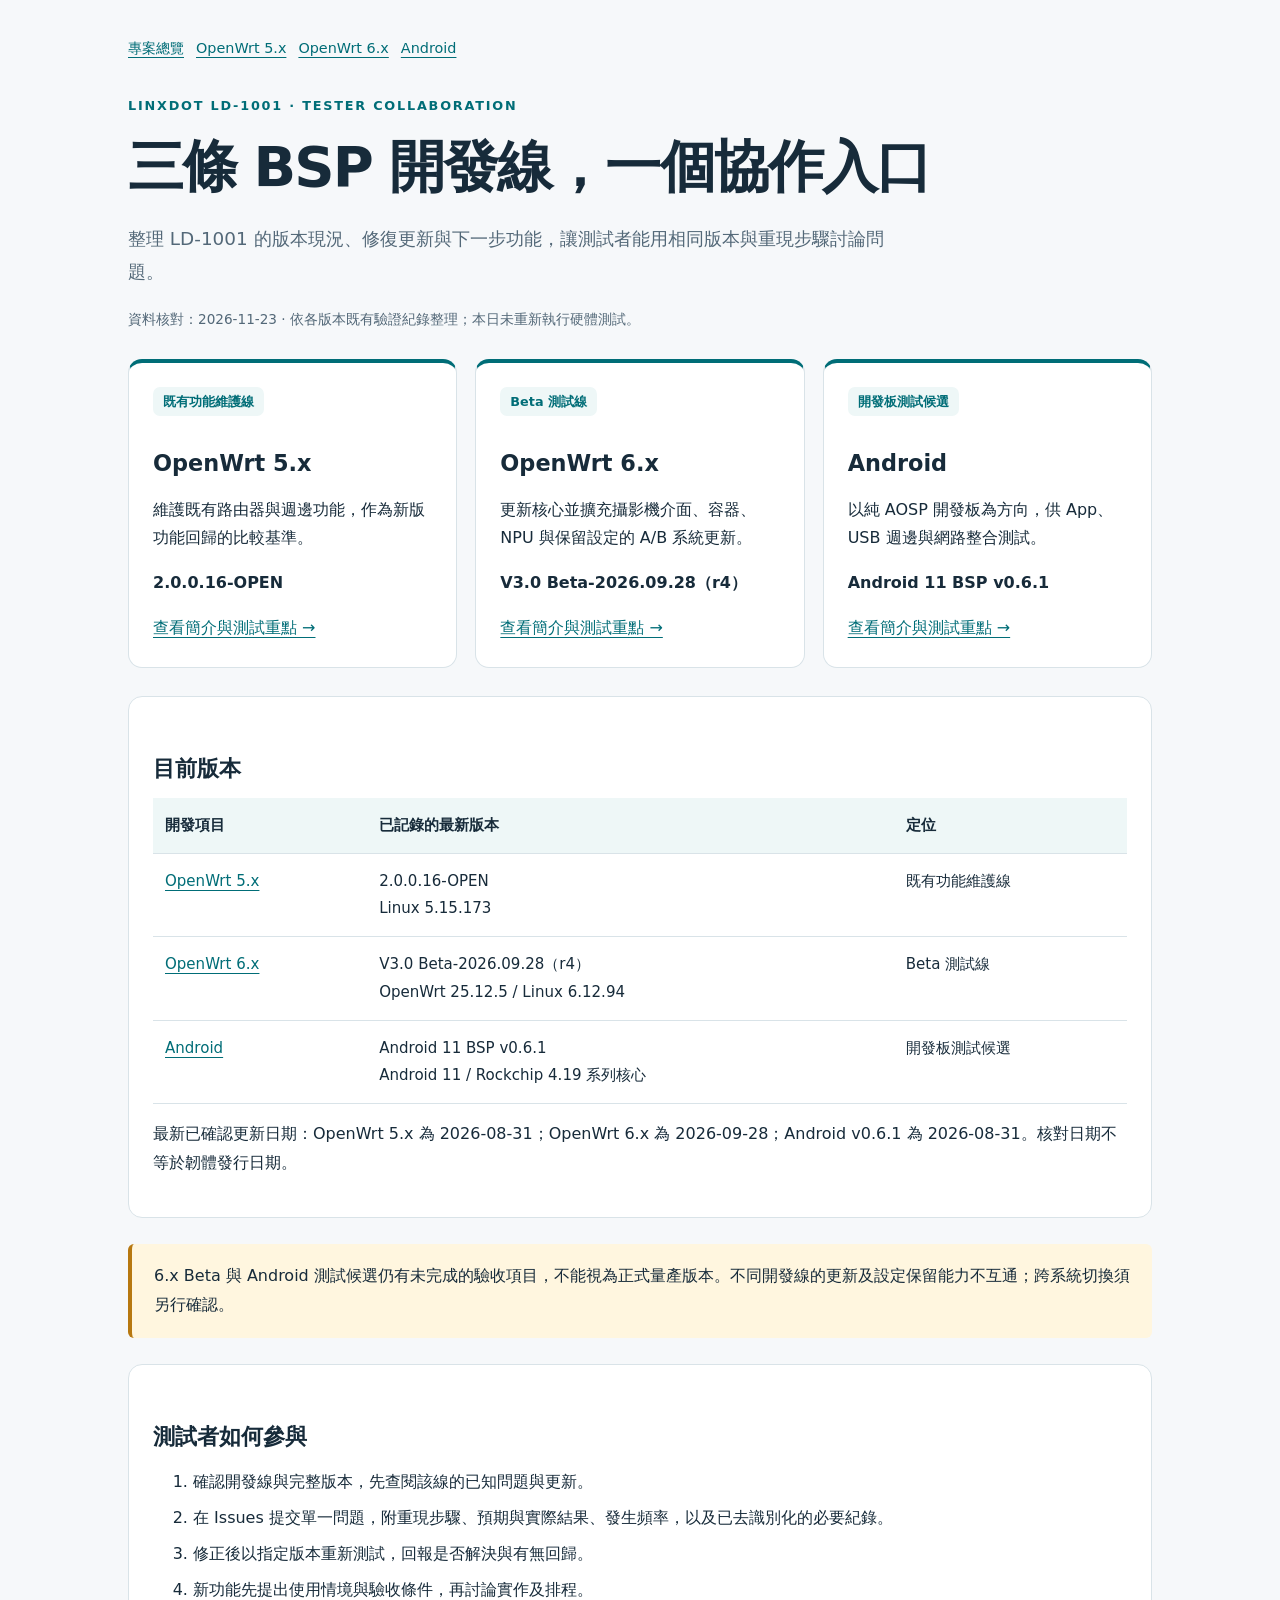
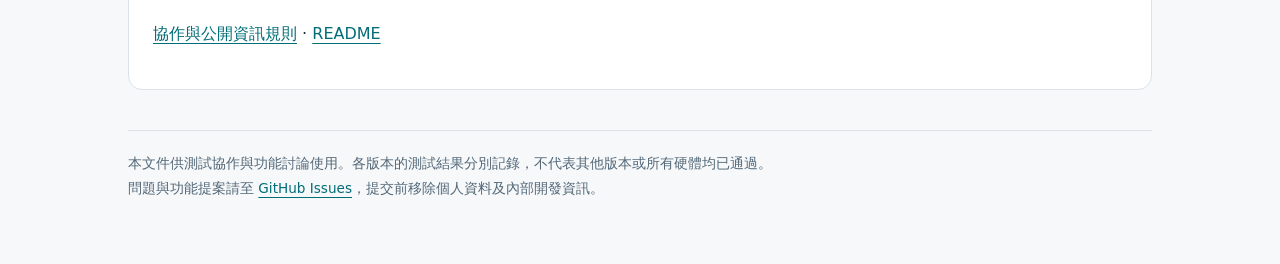
<file: index.html>
<!doctype html>
<html lang="zh-Hant"><head><meta charset="utf-8"><meta name="viewport" content="width=device-width,initial-scale=1"><meta name="description" content="整理 LD-1001 的版本現況、修復更新與下一步功能，讓測試者能用相同版本與重現步驟討論問題。"><title>三條 BSP 開發線，一個協作入口 | LD-1001 BSP</title><link rel="stylesheet" href="assets/style.css"></head><body><main><nav aria-label="文件導覽"><a href="index.html">專案總覽</a><a href="openwrt-5.x/index.html">OpenWrt 5.x</a><a href="openwrt-6.x/index.html">OpenWrt 6.x</a><a href="android/index.html">Android</a></nav><header><div class="eyebrow">LINXDOT LD-1001 · TESTER COLLABORATION</div><h1>三條 BSP 開發線，一個協作入口</h1><p class="lead">整理 LD-1001 的版本現況、修復更新與下一步功能，讓測試者能用相同版本與重現步驟討論問題。</p><p class="meta">資料核對：2026-11-23 · 依各版本既有驗證紀錄整理；本日未重新執行硬體測試。</p></header><div class="grid"><article class="card"><span class="badge">既有功能維護線</span><h2>OpenWrt 5.x</h2><p>維護既有路由器與週邊功能，作為新版功能回歸的比較基準。</p><p><strong>2.0.0.16-OPEN</strong></p><a href="openwrt-5.x/index.html">查看簡介與測試重點 →</a></article><article class="card"><span class="badge">Beta 測試線</span><h2>OpenWrt 6.x</h2><p>更新核心並擴充攝影機介面、容器、NPU 與保留設定的 A/B 系統更新。</p><p><strong>V3.0 Beta-2026.09.28（r4）</strong></p><a href="openwrt-6.x/index.html">查看簡介與測試重點 →</a></article><article class="card"><span class="badge">開發板測試候選</span><h2>Android</h2><p>以純 AOSP 開發板為方向，供 App、USB 週邊與網路整合測試。</p><p><strong>Android 11 BSP v0.6.1</strong></p><a href="android/index.html">查看簡介與測試重點 →</a></article></div><section><h2>目前版本</h2><div class="table-wrap"><table><thead><tr><th>開發項目</th><th>已記錄的最新版本</th><th>定位</th></tr></thead><tbody><tr><td><a href="openwrt-5.x/index.html">OpenWrt 5.x</a></td><td>2.0.0.16-OPEN<br>Linux 5.15.173</td><td>既有功能維護線</td></tr><tr><td><a href="openwrt-6.x/index.html">OpenWrt 6.x</a></td><td>V3.0 Beta-2026.09.28（r4）<br>OpenWrt 25.12.5 / Linux 6.12.94</td><td>Beta 測試線</td></tr><tr><td><a href="android/index.html">Android</a></td><td>Android 11 BSP v0.6.1<br>Android 11 / Rockchip 4.19 系列核心</td><td>開發板測試候選</td></tr></tbody></table></div><p>最新已確認更新日期：OpenWrt 5.x 為 2026-08-31；OpenWrt 6.x 為 2026-09-28；Android v0.6.1 為 2026-08-31。核對日期不等於韌體發行日期。</p></section><div class="notice">6.x Beta 與 Android 測試候選仍有未完成的驗收項目，不能視為正式量產版本。不同開發線的更新及設定保留能力不互通；跨系統切換須另行確認。</div><section><h2>測試者如何參與</h2><ol><li>確認開發線與完整版本，先查閱該線的已知問題與更新。</li><li>在 Issues 提交單一問題，附重現步驟、預期與實際結果、發生頻率，以及已去識別化的必要紀錄。</li><li>修正後以指定版本重新測試，回報是否解決與有無回歸。</li><li>新功能先提出使用情境與驗收條件，再討論實作及排程。</li></ol><p><a href="CONTRIBUTING.md">協作與公開資訊規則</a> · <a href="README.md">README</a></p></section><footer>本文件供測試協作與功能討論使用。各版本的測試結果分別記錄，不代表其他版本或所有硬體均已通過。<br>問題與功能提案請至 <a href="https://github.com/louischuang/linxdot-LD1001-BSP-IssueTracker/issues">GitHub Issues</a>，提交前移除個人資料及內部開發資訊。</footer></main></body></html>
</file>
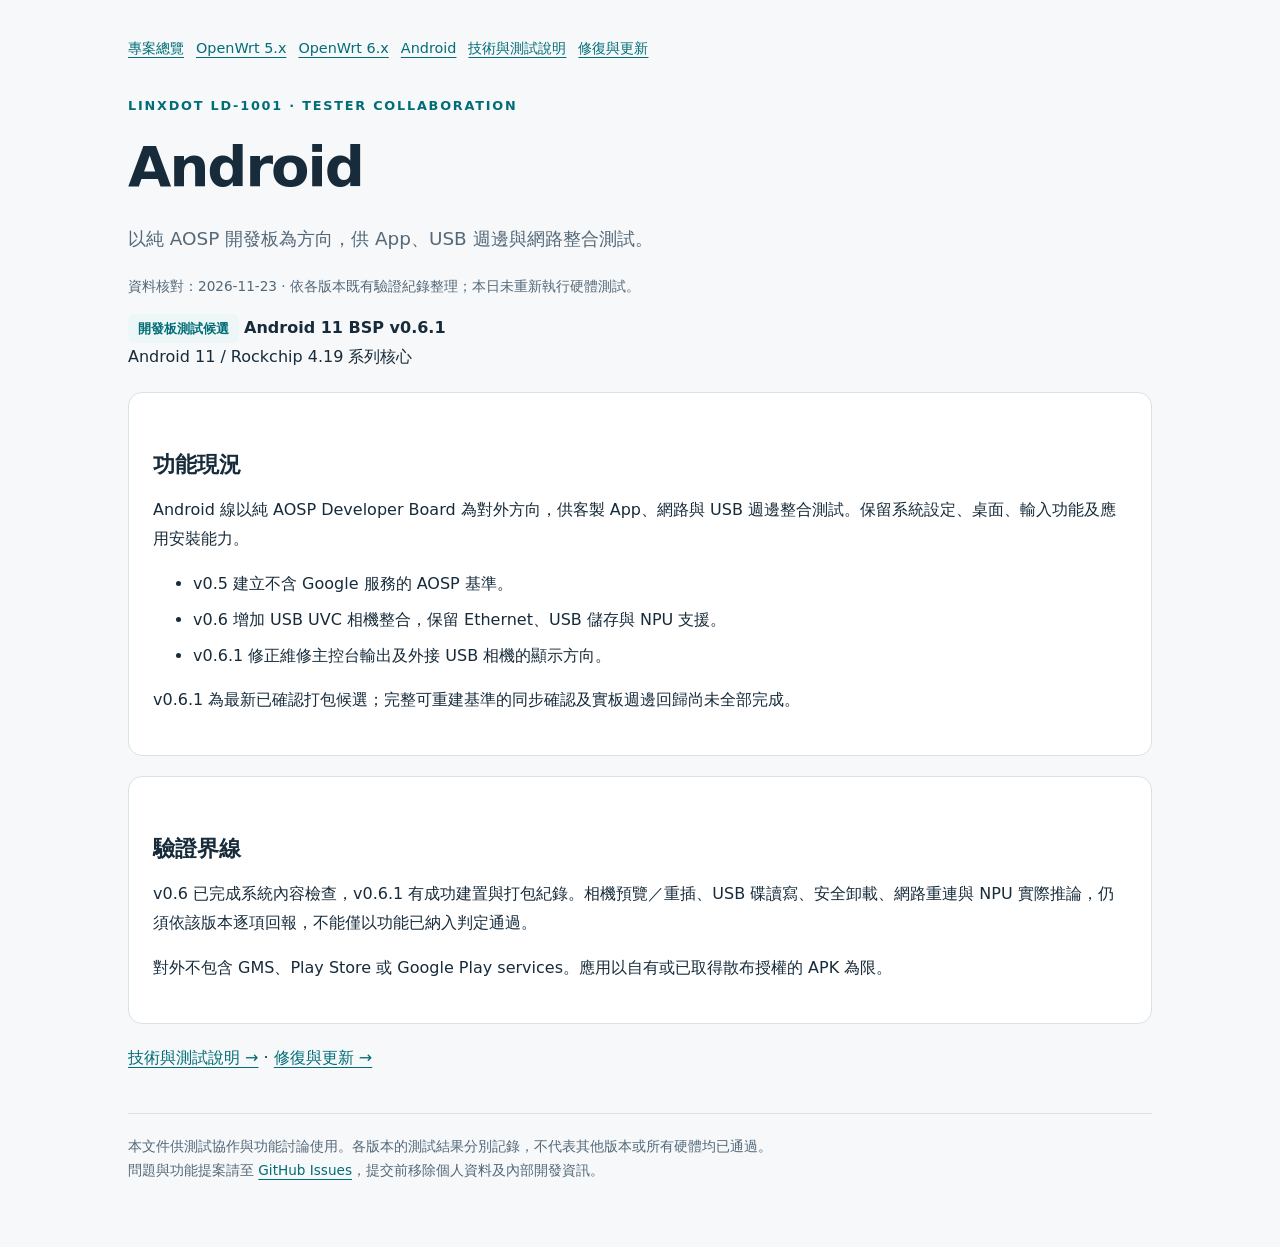
<file: android/index.html>
<!doctype html>
<html lang="zh-Hant"><head><meta charset="utf-8"><meta name="viewport" content="width=device-width,initial-scale=1"><meta name="description" content="以純 AOSP 開發板為方向，供 App、USB 週邊與網路整合測試。"><title>Android | LD-1001 BSP</title><link rel="stylesheet" href="../assets/style.css"></head><body><main><nav aria-label="文件導覽"><a href="../index.html">專案總覽</a><a href="../openwrt-5.x/index.html">OpenWrt 5.x</a><a href="../openwrt-6.x/index.html">OpenWrt 6.x</a><a href="../android/index.html">Android</a><a href="technical.html">技術與測試說明</a><a href="updates.html">修復與更新</a></nav><header><div class="eyebrow">LINXDOT LD-1001 · TESTER COLLABORATION</div><h1>Android</h1><p class="lead">以純 AOSP 開發板為方向，供 App、USB 週邊與網路整合測試。</p><p class="meta">資料核對：2026-11-23 · 依各版本既有驗證紀錄整理；本日未重新執行硬體測試。</p></header><p><span class="badge">開發板測試候選</span> <strong>Android 11 BSP v0.6.1</strong><br>Android 11 / Rockchip 4.19 系列核心</p><section><h2>功能現況</h2><p>Android 線以純 AOSP Developer Board 為對外方向，供客製 App、網路與 USB 週邊整合測試。保留系統設定、桌面、輸入功能及應用安裝能力。</p><ul><li>v0.5 建立不含 Google 服務的 AOSP 基準。</li><li>v0.6 增加 USB UVC 相機整合，保留 Ethernet、USB 儲存與 NPU 支援。</li><li>v0.6.1 修正維修主控台輸出及外接 USB 相機的顯示方向。</li></ul><p>v0.6.1 為最新已確認打包候選；完整可重建基準的同步確認及實板週邊回歸尚未全部完成。</p></section><section><h2>驗證界線</h2><p>v0.6 已完成系統內容檢查，v0.6.1 有成功建置與打包紀錄。相機預覽／重插、USB 碟讀寫、安全卸載、網路重連與 NPU 實際推論，仍須依該版本逐項回報，不能僅以功能已納入判定通過。</p><p>對外不包含 GMS、Play Store 或 Google Play services。應用以自有或已取得散布授權的 APK 為限。</p></section><p><a href="technical.html">技術與測試說明 →</a> · <a href="updates.html">修復與更新 →</a></p><footer>本文件供測試協作與功能討論使用。各版本的測試結果分別記錄，不代表其他版本或所有硬體均已通過。<br>問題與功能提案請至 <a href="https://github.com/louischuang/linxdot-LD1001-BSP-IssueTracker/issues">GitHub Issues</a>，提交前移除個人資料及內部開發資訊。</footer></main></body></html>
</file>
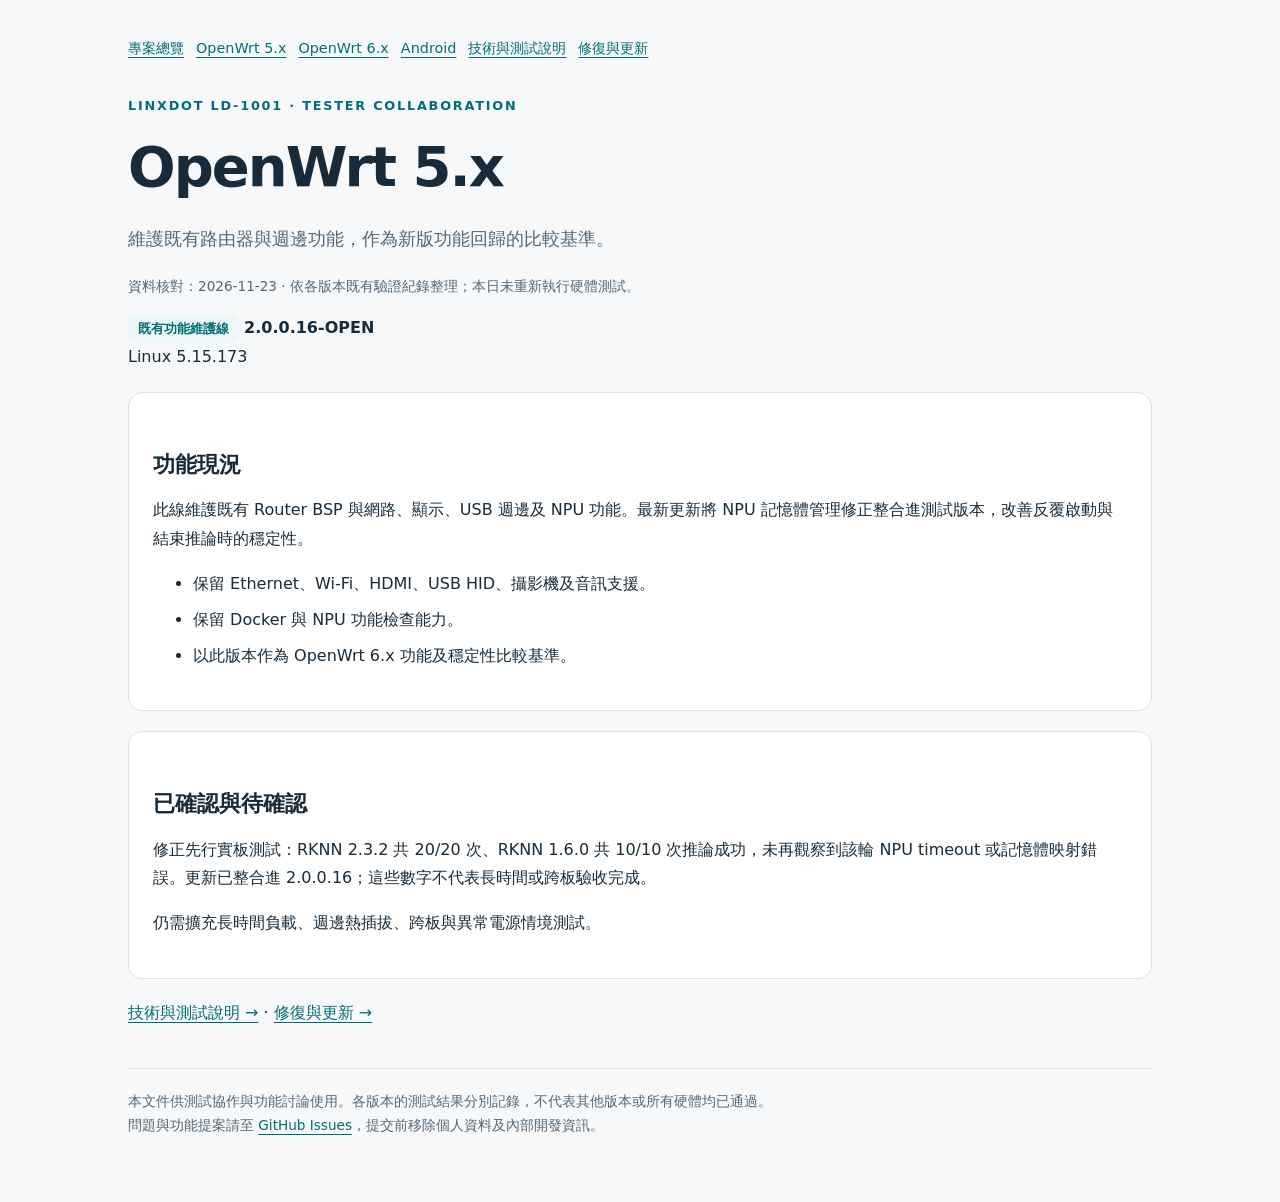
<file: openwrt-5.x/index.html>
<!doctype html>
<html lang="zh-Hant"><head><meta charset="utf-8"><meta name="viewport" content="width=device-width,initial-scale=1"><meta name="description" content="維護既有路由器與週邊功能，作為新版功能回歸的比較基準。"><title>OpenWrt 5.x | LD-1001 BSP</title><link rel="stylesheet" href="../assets/style.css"></head><body><main><nav aria-label="文件導覽"><a href="../index.html">專案總覽</a><a href="../openwrt-5.x/index.html">OpenWrt 5.x</a><a href="../openwrt-6.x/index.html">OpenWrt 6.x</a><a href="../android/index.html">Android</a><a href="technical.html">技術與測試說明</a><a href="updates.html">修復與更新</a></nav><header><div class="eyebrow">LINXDOT LD-1001 · TESTER COLLABORATION</div><h1>OpenWrt 5.x</h1><p class="lead">維護既有路由器與週邊功能，作為新版功能回歸的比較基準。</p><p class="meta">資料核對：2026-11-23 · 依各版本既有驗證紀錄整理；本日未重新執行硬體測試。</p></header><p><span class="badge">既有功能維護線</span> <strong>2.0.0.16-OPEN</strong><br>Linux 5.15.173</p><section><h2>功能現況</h2><p>此線維護既有 Router BSP 與網路、顯示、USB 週邊及 NPU 功能。最新更新將 NPU 記憶體管理修正整合進測試版本，改善反覆啟動與結束推論時的穩定性。</p><ul><li>保留 Ethernet、Wi-Fi、HDMI、USB HID、攝影機及音訊支援。</li><li>保留 Docker 與 NPU 功能檢查能力。</li><li>以此版本作為 OpenWrt 6.x 功能及穩定性比較基準。</li></ul></section><section><h2>已確認與待確認</h2><p>修正先行實板測試：RKNN 2.3.2 共 20/20 次、RKNN 1.6.0 共 10/10 次推論成功，未再觀察到該輪 NPU timeout 或記憶體映射錯誤。更新已整合進 2.0.0.16；這些數字不代表長時間或跨板驗收完成。</p><p>仍需擴充長時間負載、週邊熱插拔、跨板與異常電源情境測試。</p></section><p><a href="technical.html">技術與測試說明 →</a> · <a href="updates.html">修復與更新 →</a></p><footer>本文件供測試協作與功能討論使用。各版本的測試結果分別記錄，不代表其他版本或所有硬體均已通過。<br>問題與功能提案請至 <a href="https://github.com/louischuang/linxdot-LD1001-BSP-IssueTracker/issues">GitHub Issues</a>，提交前移除個人資料及內部開發資訊。</footer></main></body></html>
</file>
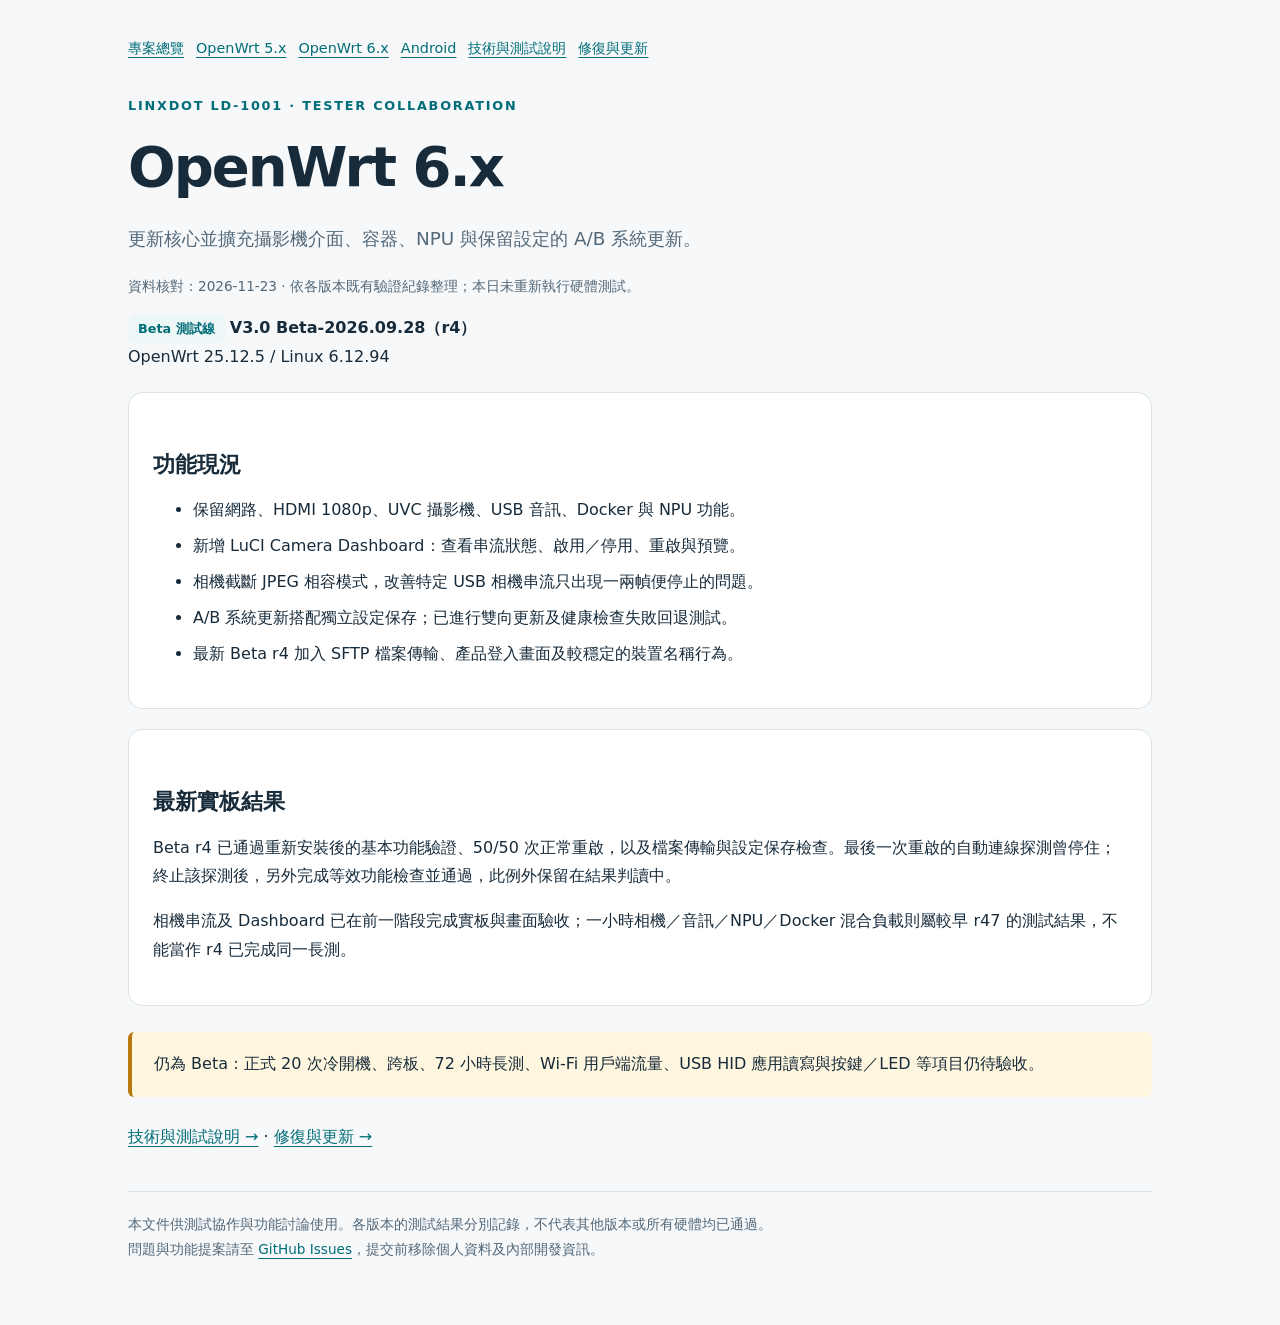
<file: openwrt-6.x/index.html>
<!doctype html>
<html lang="zh-Hant"><head><meta charset="utf-8"><meta name="viewport" content="width=device-width,initial-scale=1"><meta name="description" content="更新核心並擴充攝影機介面、容器、NPU 與保留設定的 A/B 系統更新。"><title>OpenWrt 6.x | LD-1001 BSP</title><link rel="stylesheet" href="../assets/style.css"></head><body><main><nav aria-label="文件導覽"><a href="../index.html">專案總覽</a><a href="../openwrt-5.x/index.html">OpenWrt 5.x</a><a href="../openwrt-6.x/index.html">OpenWrt 6.x</a><a href="../android/index.html">Android</a><a href="technical.html">技術與測試說明</a><a href="updates.html">修復與更新</a></nav><header><div class="eyebrow">LINXDOT LD-1001 · TESTER COLLABORATION</div><h1>OpenWrt 6.x</h1><p class="lead">更新核心並擴充攝影機介面、容器、NPU 與保留設定的 A/B 系統更新。</p><p class="meta">資料核對：2026-11-23 · 依各版本既有驗證紀錄整理；本日未重新執行硬體測試。</p></header><p><span class="badge">Beta 測試線</span> <strong>V3.0 Beta-2026.09.28（r4）</strong><br>OpenWrt 25.12.5 / Linux 6.12.94</p><section><h2>功能現況</h2><ul><li>保留網路、HDMI 1080p、UVC 攝影機、USB 音訊、Docker 與 NPU 功能。</li><li>新增 LuCI Camera Dashboard：查看串流狀態、啟用／停用、重啟與預覽。</li><li>相機截斷 JPEG 相容模式，改善特定 USB 相機串流只出現一兩幀便停止的問題。</li><li>A/B 系統更新搭配獨立設定保存；已進行雙向更新及健康檢查失敗回退測試。</li><li>最新 Beta r4 加入 SFTP 檔案傳輸、產品登入畫面及較穩定的裝置名稱行為。</li></ul></section><section><h2>最新實板結果</h2><p>Beta r4 已通過重新安裝後的基本功能驗證、50/50 次正常重啟，以及檔案傳輸與設定保存檢查。最後一次重啟的自動連線探測曾停住；終止該探測後，另外完成等效功能檢查並通過，此例外保留在結果判讀中。</p><p>相機串流及 Dashboard 已在前一階段完成實板與畫面驗收；一小時相機／音訊／NPU／Docker 混合負載則屬較早 r47 的測試結果，不能當作 r4 已完成同一長測。</p></section><div class="notice">仍為 Beta：正式 20 次冷開機、跨板、72 小時長測、Wi-Fi 用戶端流量、USB HID 應用讀寫與按鍵／LED 等項目仍待驗收。</div><p><a href="technical.html">技術與測試說明 →</a> · <a href="updates.html">修復與更新 →</a></p><footer>本文件供測試協作與功能討論使用。各版本的測試結果分別記錄，不代表其他版本或所有硬體均已通過。<br>問題與功能提案請至 <a href="https://github.com/louischuang/linxdot-LD1001-BSP-IssueTracker/issues">GitHub Issues</a>，提交前移除個人資料及內部開發資訊。</footer></main></body></html>
</file>
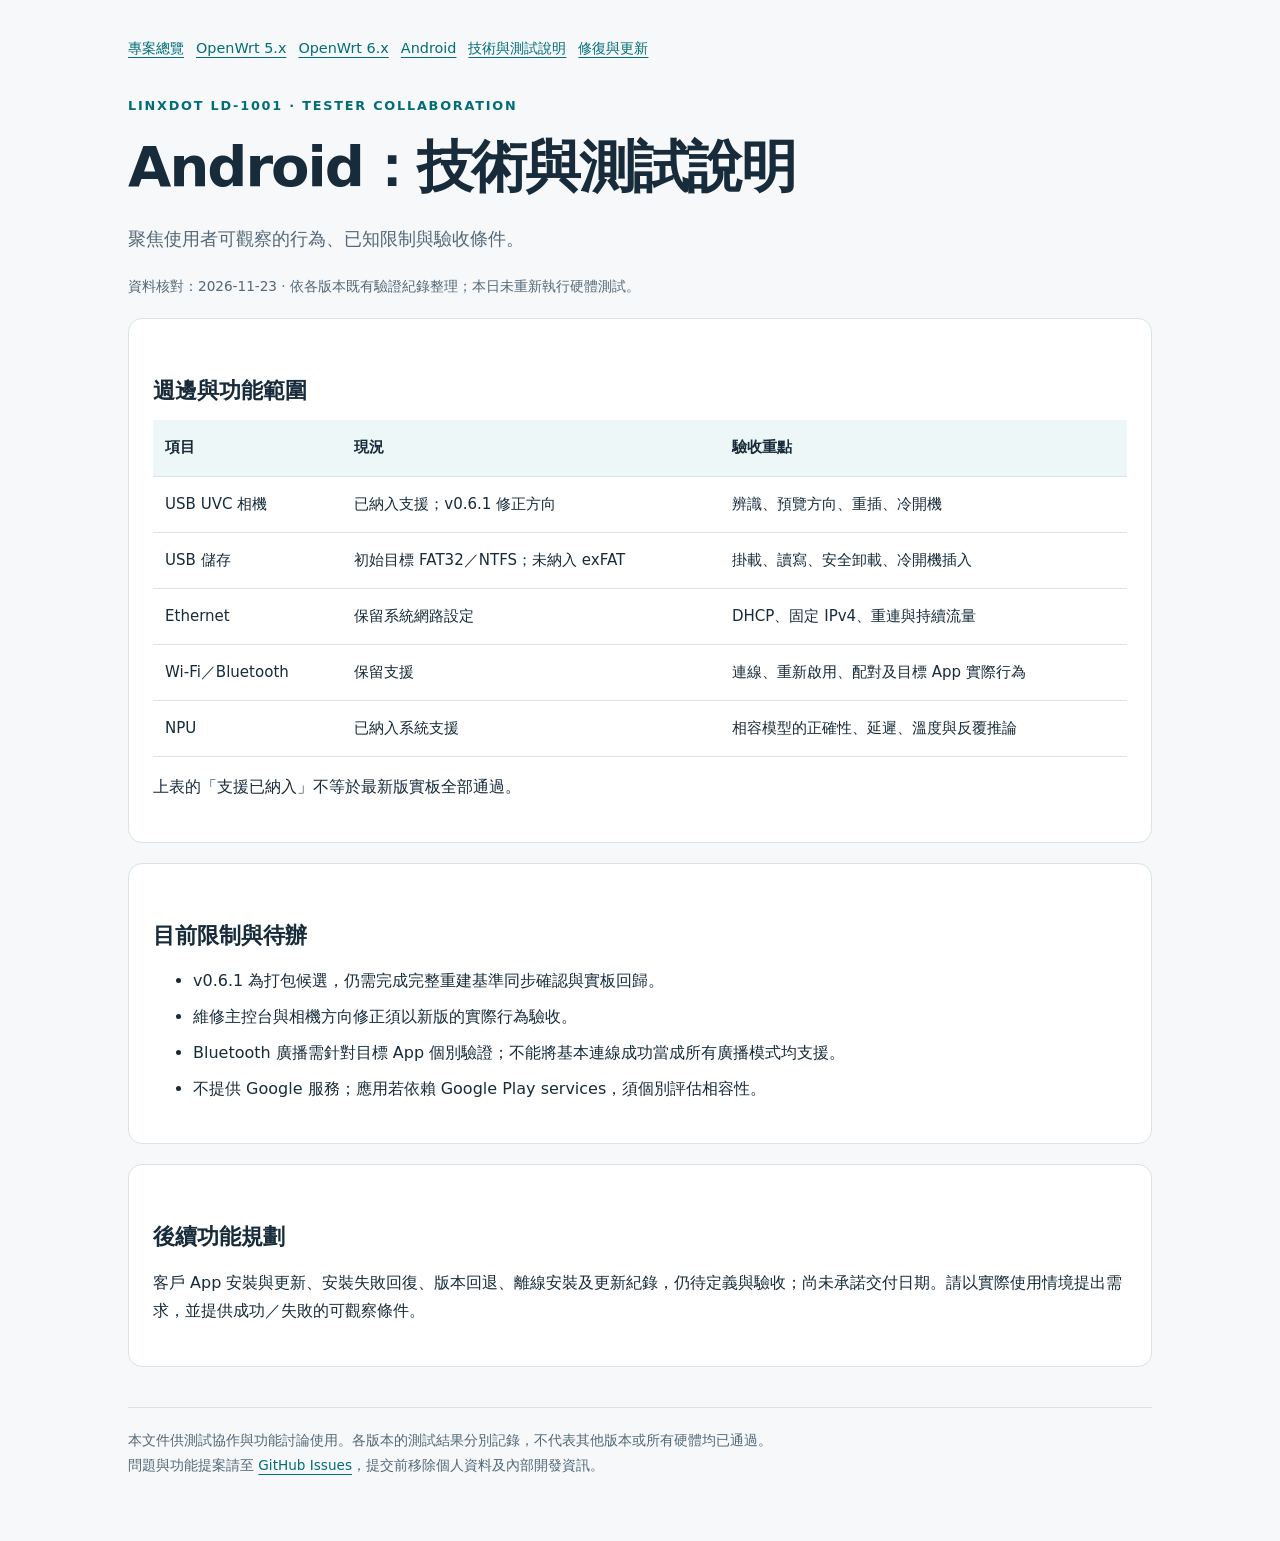
<file: android/technical.html>
<!doctype html>
<html lang="zh-Hant"><head><meta charset="utf-8"><meta name="viewport" content="width=device-width,initial-scale=1"><meta name="description" content="聚焦使用者可觀察的行為、已知限制與驗收條件。"><title>Android：技術與測試說明 | LD-1001 BSP</title><link rel="stylesheet" href="../assets/style.css"></head><body><main><nav aria-label="文件導覽"><a href="../index.html">專案總覽</a><a href="../openwrt-5.x/index.html">OpenWrt 5.x</a><a href="../openwrt-6.x/index.html">OpenWrt 6.x</a><a href="../android/index.html">Android</a><a href="technical.html">技術與測試說明</a><a href="updates.html">修復與更新</a></nav><header><div class="eyebrow">LINXDOT LD-1001 · TESTER COLLABORATION</div><h1>Android：技術與測試說明</h1><p class="lead">聚焦使用者可觀察的行為、已知限制與驗收條件。</p><p class="meta">資料核對：2026-11-23 · 依各版本既有驗證紀錄整理；本日未重新執行硬體測試。</p></header><section><h2>週邊與功能範圍</h2><div class="table-wrap"><table><thead><tr><th>項目</th><th>現況</th><th>驗收重點</th></tr></thead><tbody><tr><td>USB UVC 相機</td><td>已納入支援；v0.6.1 修正方向</td><td>辨識、預覽方向、重插、冷開機</td></tr><tr><td>USB 儲存</td><td>初始目標 FAT32／NTFS；未納入 exFAT</td><td>掛載、讀寫、安全卸載、冷開機插入</td></tr><tr><td>Ethernet</td><td>保留系統網路設定</td><td>DHCP、固定 IPv4、重連與持續流量</td></tr><tr><td>Wi-Fi／Bluetooth</td><td>保留支援</td><td>連線、重新啟用、配對及目標 App 實際行為</td></tr><tr><td>NPU</td><td>已納入系統支援</td><td>相容模型的正確性、延遲、溫度與反覆推論</td></tr></tbody></table></div><p>上表的「支援已納入」不等於最新版實板全部通過。</p></section><section><h2>目前限制與待辦</h2><ul><li>v0.6.1 為打包候選，仍需完成完整重建基準同步確認與實板回歸。</li><li>維修主控台與相機方向修正須以新版的實際行為驗收。</li><li>Bluetooth 廣播需針對目標 App 個別驗證；不能將基本連線成功當成所有廣播模式均支援。</li><li>不提供 Google 服務；應用若依賴 Google Play services，須個別評估相容性。</li></ul></section><section><h2>後續功能規劃</h2><p>客戶 App 安裝與更新、安裝失敗回復、版本回退、離線安裝及更新紀錄，仍待定義與驗收；尚未承諾交付日期。請以實際使用情境提出需求，並提供成功／失敗的可觀察條件。</p></section><footer>本文件供測試協作與功能討論使用。各版本的測試結果分別記錄，不代表其他版本或所有硬體均已通過。<br>問題與功能提案請至 <a href="https://github.com/louischuang/linxdot-LD1001-BSP-IssueTracker/issues">GitHub Issues</a>，提交前移除個人資料及內部開發資訊。</footer></main></body></html>
</file>
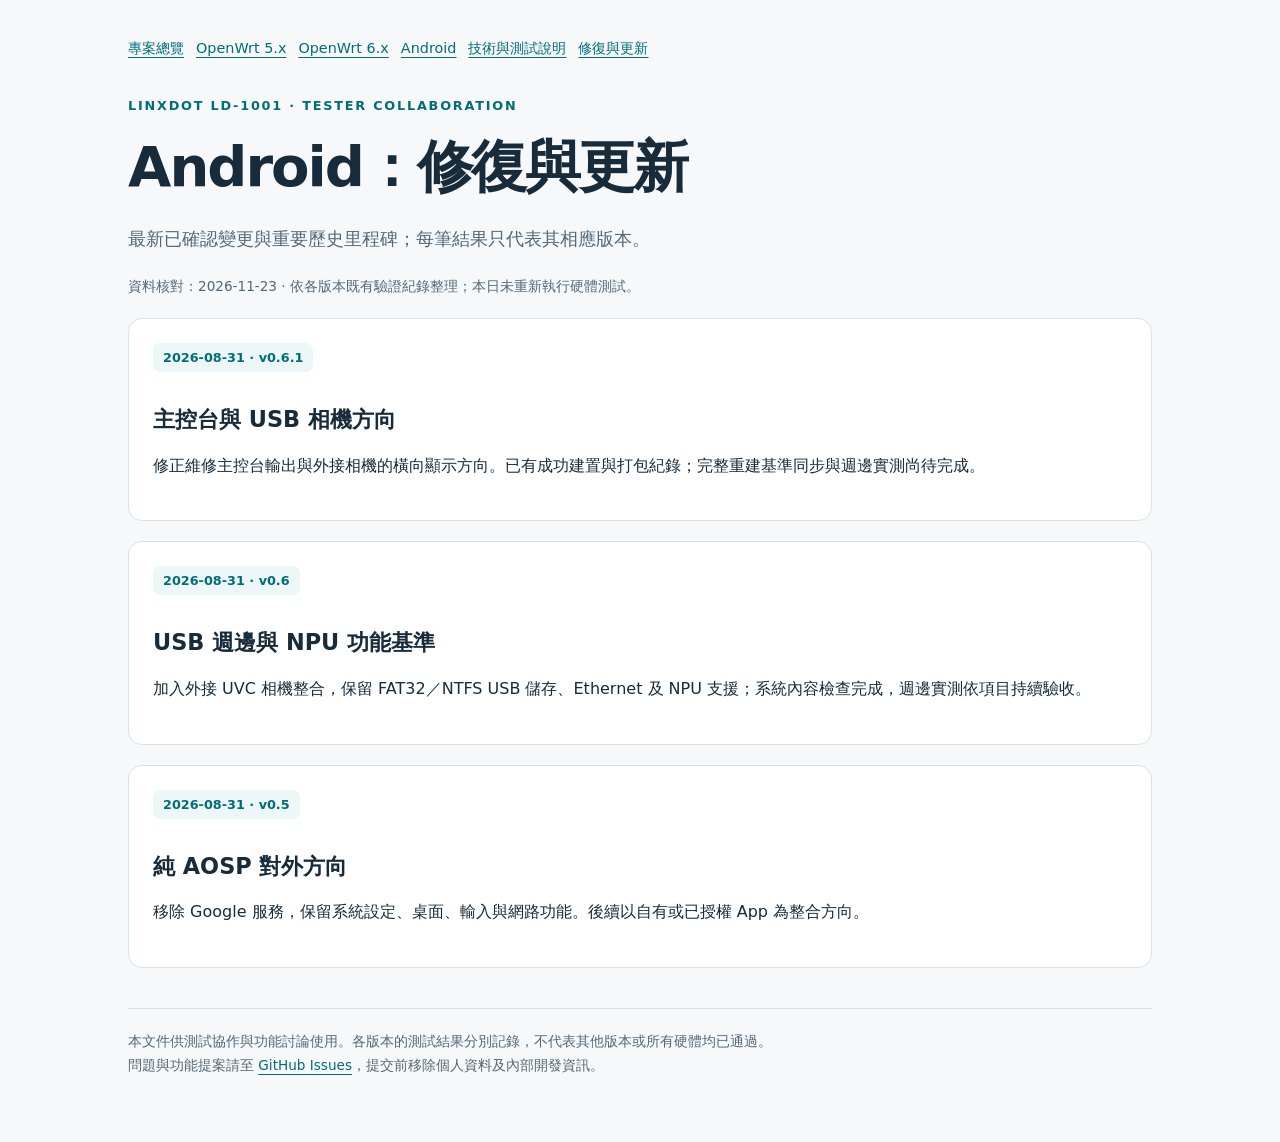
<file: android/updates.html>
<!doctype html>
<html lang="zh-Hant"><head><meta charset="utf-8"><meta name="viewport" content="width=device-width,initial-scale=1"><meta name="description" content="最新已確認變更與重要歷史里程碑；每筆結果只代表其相應版本。"><title>Android：修復與更新 | LD-1001 BSP</title><link rel="stylesheet" href="../assets/style.css"></head><body><main><nav aria-label="文件導覽"><a href="../index.html">專案總覽</a><a href="../openwrt-5.x/index.html">OpenWrt 5.x</a><a href="../openwrt-6.x/index.html">OpenWrt 6.x</a><a href="../android/index.html">Android</a><a href="technical.html">技術與測試說明</a><a href="updates.html">修復與更新</a></nav><header><div class="eyebrow">LINXDOT LD-1001 · TESTER COLLABORATION</div><h1>Android：修復與更新</h1><p class="lead">最新已確認變更與重要歷史里程碑；每筆結果只代表其相應版本。</p><p class="meta">資料核對：2026-11-23 · 依各版本既有驗證紀錄整理；本日未重新執行硬體測試。</p></header><section><span class="badge">2026-08-31 · v0.6.1</span><h2>主控台與 USB 相機方向</h2><p>修正維修主控台輸出與外接相機的橫向顯示方向。已有成功建置與打包紀錄；完整重建基準同步與週邊實測尚待完成。</p></section><section><span class="badge">2026-08-31 · v0.6</span><h2>USB 週邊與 NPU 功能基準</h2><p>加入外接 UVC 相機整合，保留 FAT32／NTFS USB 儲存、Ethernet 及 NPU 支援；系統內容檢查完成，週邊實測依項目持續驗收。</p></section><section><span class="badge">2026-08-31 · v0.5</span><h2>純 AOSP 對外方向</h2><p>移除 Google 服務，保留系統設定、桌面、輸入與網路功能。後續以自有或已授權 App 為整合方向。</p></section><footer>本文件供測試協作與功能討論使用。各版本的測試結果分別記錄，不代表其他版本或所有硬體均已通過。<br>問題與功能提案請至 <a href="https://github.com/louischuang/linxdot-LD1001-BSP-IssueTracker/issues">GitHub Issues</a>，提交前移除個人資料及內部開發資訊。</footer></main></body></html>
</file>
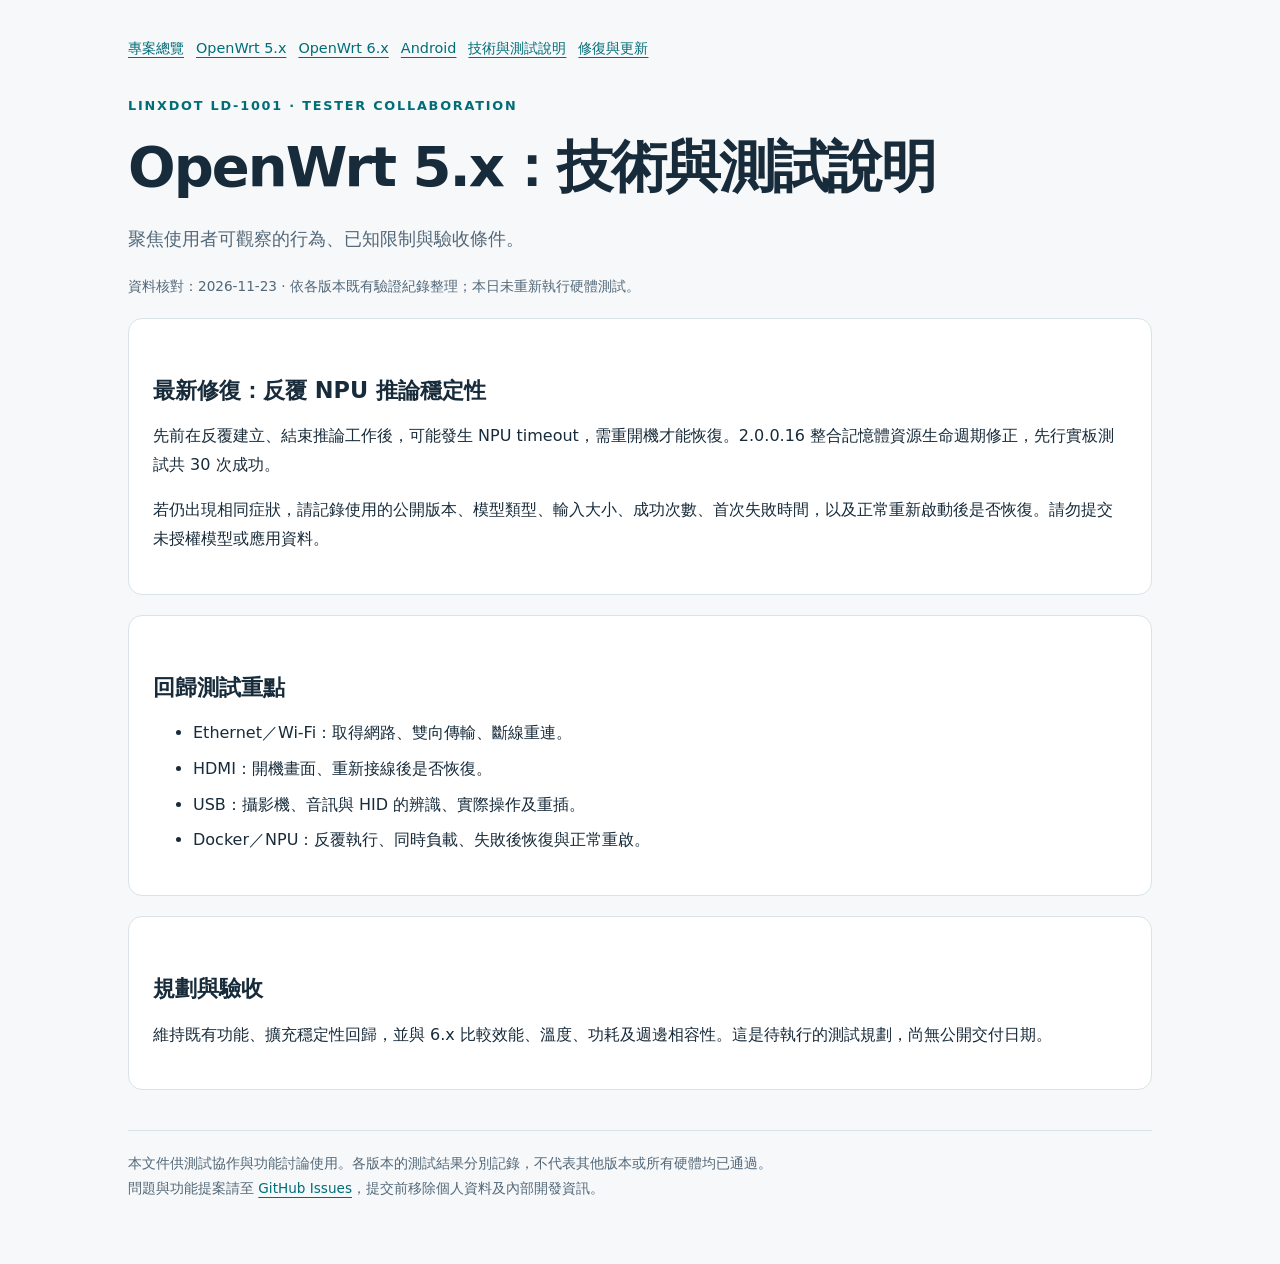
<file: openwrt-5.x/technical.html>
<!doctype html>
<html lang="zh-Hant"><head><meta charset="utf-8"><meta name="viewport" content="width=device-width,initial-scale=1"><meta name="description" content="聚焦使用者可觀察的行為、已知限制與驗收條件。"><title>OpenWrt 5.x：技術與測試說明 | LD-1001 BSP</title><link rel="stylesheet" href="../assets/style.css"></head><body><main><nav aria-label="文件導覽"><a href="../index.html">專案總覽</a><a href="../openwrt-5.x/index.html">OpenWrt 5.x</a><a href="../openwrt-6.x/index.html">OpenWrt 6.x</a><a href="../android/index.html">Android</a><a href="technical.html">技術與測試說明</a><a href="updates.html">修復與更新</a></nav><header><div class="eyebrow">LINXDOT LD-1001 · TESTER COLLABORATION</div><h1>OpenWrt 5.x：技術與測試說明</h1><p class="lead">聚焦使用者可觀察的行為、已知限制與驗收條件。</p><p class="meta">資料核對：2026-11-23 · 依各版本既有驗證紀錄整理；本日未重新執行硬體測試。</p></header><section><h2>最新修復：反覆 NPU 推論穩定性</h2><p>先前在反覆建立、結束推論工作後，可能發生 NPU timeout，需重開機才能恢復。2.0.0.16 整合記憶體資源生命週期修正，先行實板測試共 30 次成功。</p><p>若仍出現相同症狀，請記錄使用的公開版本、模型類型、輸入大小、成功次數、首次失敗時間，以及正常重新啟動後是否恢復。請勿提交未授權模型或應用資料。</p></section><section><h2>回歸測試重點</h2><ul><li>Ethernet／Wi-Fi：取得網路、雙向傳輸、斷線重連。</li><li>HDMI：開機畫面、重新接線後是否恢復。</li><li>USB：攝影機、音訊與 HID 的辨識、實際操作及重插。</li><li>Docker／NPU：反覆執行、同時負載、失敗後恢復與正常重啟。</li></ul></section><section><h2>規劃與驗收</h2><p>維持既有功能、擴充穩定性回歸，並與 6.x 比較效能、溫度、功耗及週邊相容性。這是待執行的測試規劃，尚無公開交付日期。</p></section><footer>本文件供測試協作與功能討論使用。各版本的測試結果分別記錄，不代表其他版本或所有硬體均已通過。<br>問題與功能提案請至 <a href="https://github.com/louischuang/linxdot-LD1001-BSP-IssueTracker/issues">GitHub Issues</a>，提交前移除個人資料及內部開發資訊。</footer></main></body></html>
</file>
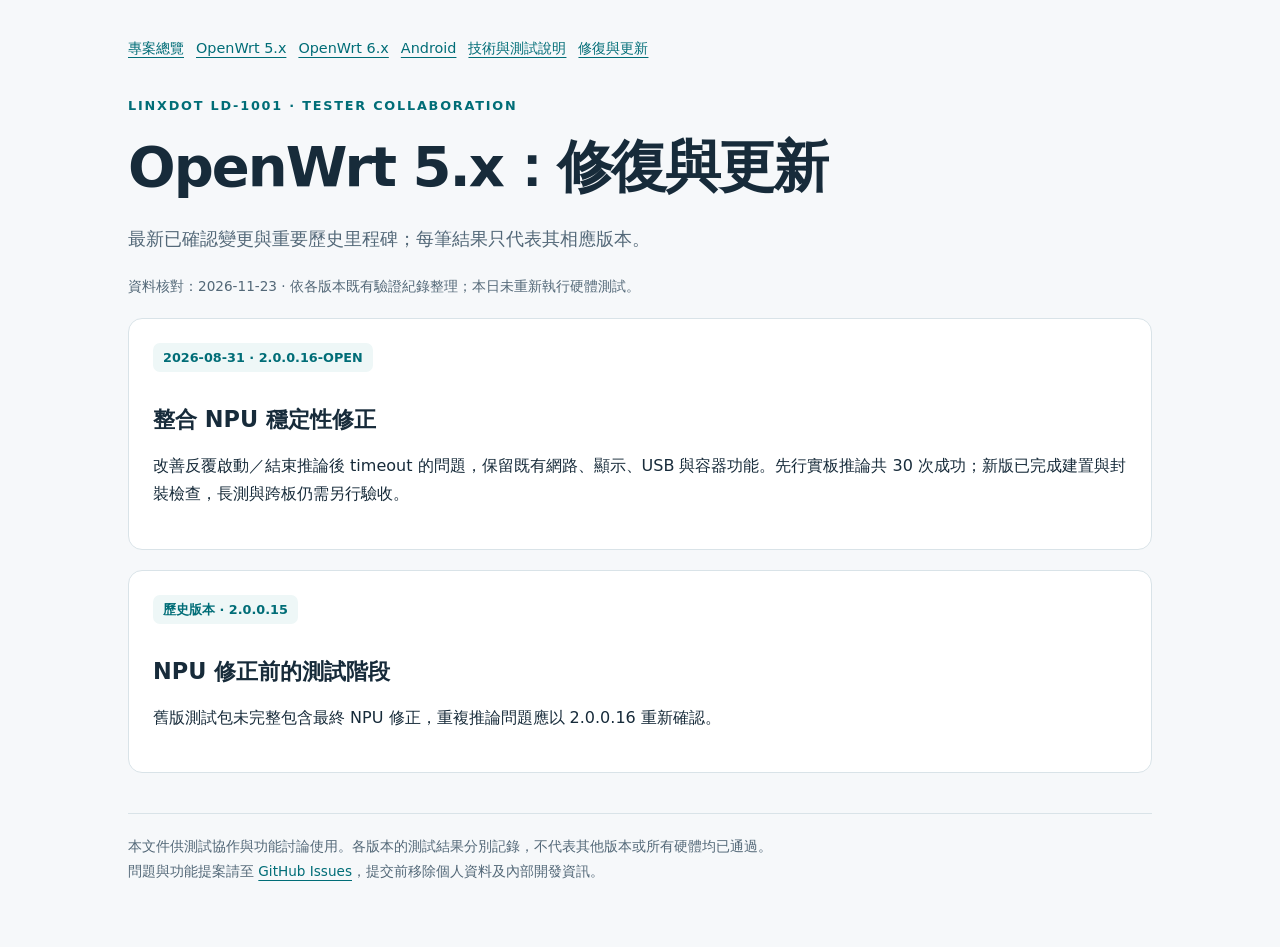
<file: openwrt-5.x/updates.html>
<!doctype html>
<html lang="zh-Hant"><head><meta charset="utf-8"><meta name="viewport" content="width=device-width,initial-scale=1"><meta name="description" content="最新已確認變更與重要歷史里程碑；每筆結果只代表其相應版本。"><title>OpenWrt 5.x：修復與更新 | LD-1001 BSP</title><link rel="stylesheet" href="../assets/style.css"></head><body><main><nav aria-label="文件導覽"><a href="../index.html">專案總覽</a><a href="../openwrt-5.x/index.html">OpenWrt 5.x</a><a href="../openwrt-6.x/index.html">OpenWrt 6.x</a><a href="../android/index.html">Android</a><a href="technical.html">技術與測試說明</a><a href="updates.html">修復與更新</a></nav><header><div class="eyebrow">LINXDOT LD-1001 · TESTER COLLABORATION</div><h1>OpenWrt 5.x：修復與更新</h1><p class="lead">最新已確認變更與重要歷史里程碑；每筆結果只代表其相應版本。</p><p class="meta">資料核對：2026-11-23 · 依各版本既有驗證紀錄整理；本日未重新執行硬體測試。</p></header><section><span class="badge">2026-08-31 · 2.0.0.16-OPEN</span><h2>整合 NPU 穩定性修正</h2><p>改善反覆啟動／結束推論後 timeout 的問題，保留既有網路、顯示、USB 與容器功能。先行實板推論共 30 次成功；新版已完成建置與封裝檢查，長測與跨板仍需另行驗收。</p></section><section><span class="badge">歷史版本 · 2.0.0.15</span><h2>NPU 修正前的測試階段</h2><p>舊版測試包未完整包含最終 NPU 修正，重複推論問題應以 2.0.0.16 重新確認。</p></section><footer>本文件供測試協作與功能討論使用。各版本的測試結果分別記錄，不代表其他版本或所有硬體均已通過。<br>問題與功能提案請至 <a href="https://github.com/louischuang/linxdot-LD1001-BSP-IssueTracker/issues">GitHub Issues</a>，提交前移除個人資料及內部開發資訊。</footer></main></body></html>
</file>
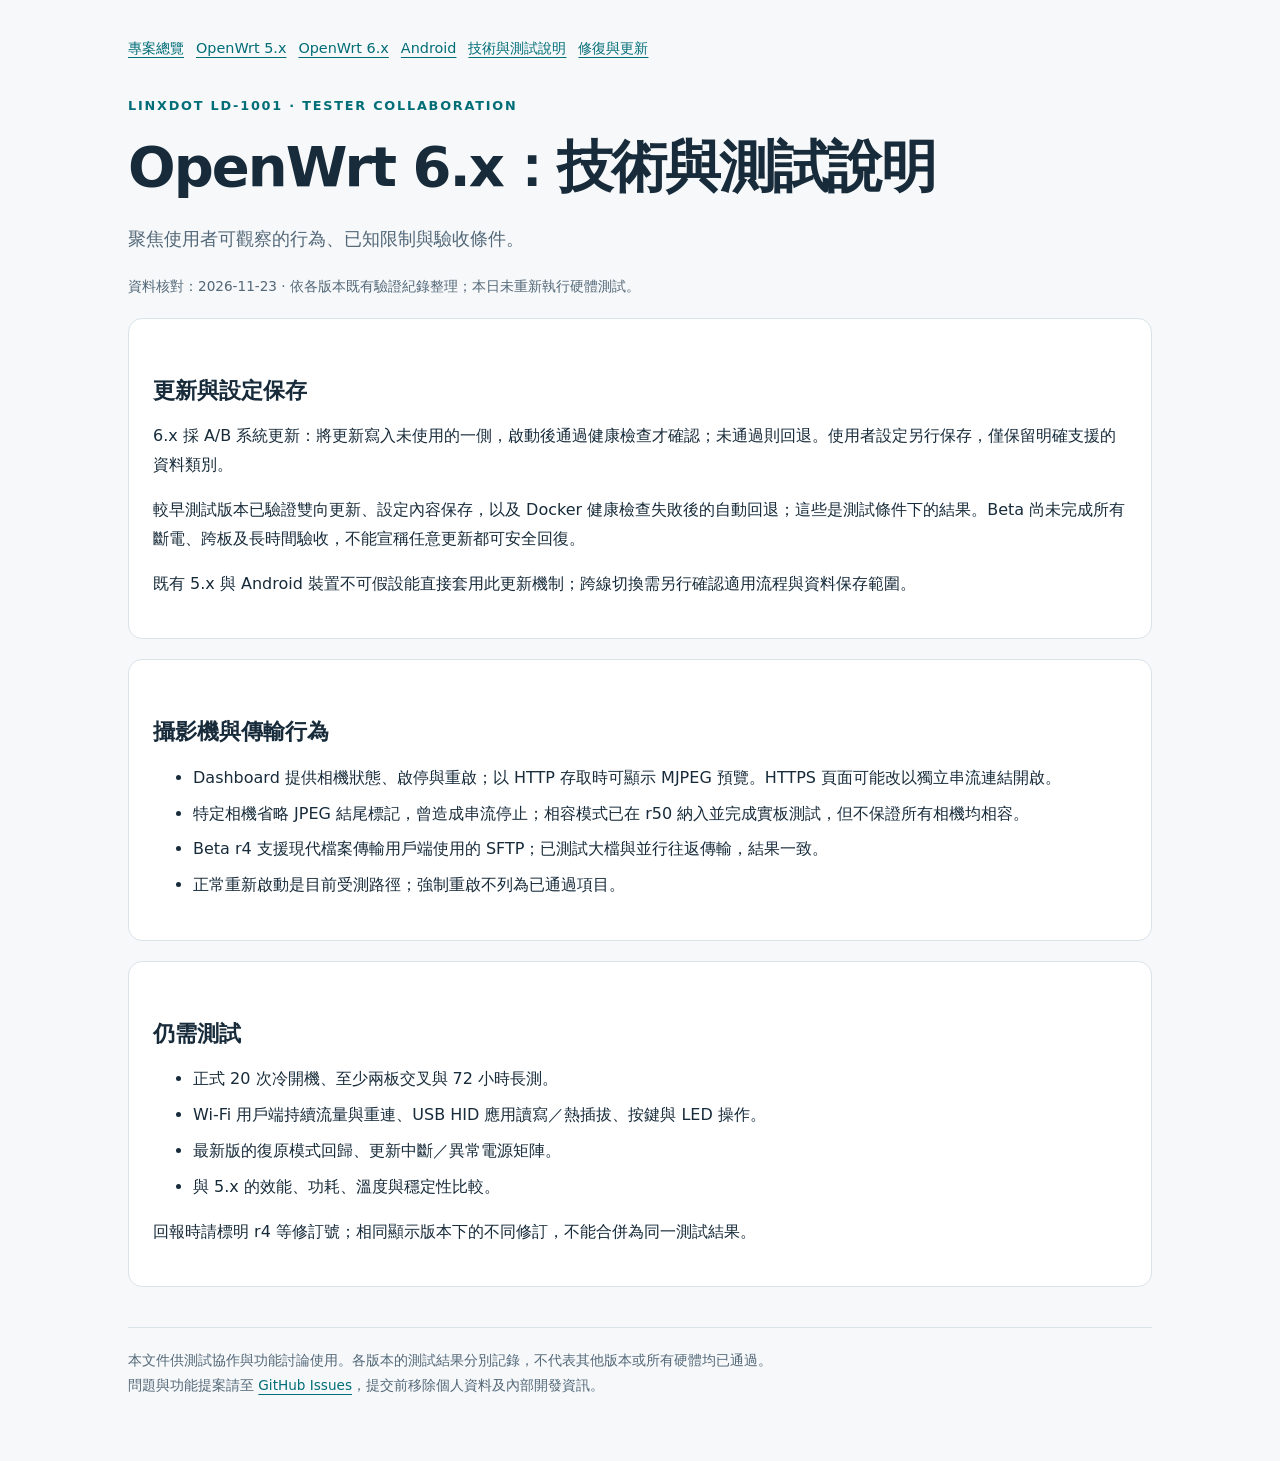
<file: openwrt-6.x/technical.html>
<!doctype html>
<html lang="zh-Hant"><head><meta charset="utf-8"><meta name="viewport" content="width=device-width,initial-scale=1"><meta name="description" content="聚焦使用者可觀察的行為、已知限制與驗收條件。"><title>OpenWrt 6.x：技術與測試說明 | LD-1001 BSP</title><link rel="stylesheet" href="../assets/style.css"></head><body><main><nav aria-label="文件導覽"><a href="../index.html">專案總覽</a><a href="../openwrt-5.x/index.html">OpenWrt 5.x</a><a href="../openwrt-6.x/index.html">OpenWrt 6.x</a><a href="../android/index.html">Android</a><a href="technical.html">技術與測試說明</a><a href="updates.html">修復與更新</a></nav><header><div class="eyebrow">LINXDOT LD-1001 · TESTER COLLABORATION</div><h1>OpenWrt 6.x：技術與測試說明</h1><p class="lead">聚焦使用者可觀察的行為、已知限制與驗收條件。</p><p class="meta">資料核對：2026-11-23 · 依各版本既有驗證紀錄整理；本日未重新執行硬體測試。</p></header><section><h2>更新與設定保存</h2><p>6.x 採 A/B 系統更新：將更新寫入未使用的一側，啟動後通過健康檢查才確認；未通過則回退。使用者設定另行保存，僅保留明確支援的資料類別。</p><p>較早測試版本已驗證雙向更新、設定內容保存，以及 Docker 健康檢查失敗後的自動回退；這些是測試條件下的結果。Beta 尚未完成所有斷電、跨板及長時間驗收，不能宣稱任意更新都可安全回復。</p><p>既有 5.x 與 Android 裝置不可假設能直接套用此更新機制；跨線切換需另行確認適用流程與資料保存範圍。</p></section><section><h2>攝影機與傳輸行為</h2><ul><li>Dashboard 提供相機狀態、啟停與重啟；以 HTTP 存取時可顯示 MJPEG 預覽。HTTPS 頁面可能改以獨立串流連結開啟。</li><li>特定相機省略 JPEG 結尾標記，曾造成串流停止；相容模式已在 r50 納入並完成實板測試，但不保證所有相機均相容。</li><li>Beta r4 支援現代檔案傳輸用戶端使用的 SFTP；已測試大檔與並行往返傳輸，結果一致。</li><li>正常重新啟動是目前受測路徑；強制重啟不列為已通過項目。</li></ul></section><section><h2>仍需測試</h2><ul><li>正式 20 次冷開機、至少兩板交叉與 72 小時長測。</li><li>Wi-Fi 用戶端持續流量與重連、USB HID 應用讀寫／熱插拔、按鍵與 LED 操作。</li><li>最新版的復原模式回歸、更新中斷／異常電源矩陣。</li><li>與 5.x 的效能、功耗、溫度與穩定性比較。</li></ul><p>回報時請標明 r4 等修訂號；相同顯示版本下的不同修訂，不能合併為同一測試結果。</p></section><footer>本文件供測試協作與功能討論使用。各版本的測試結果分別記錄，不代表其他版本或所有硬體均已通過。<br>問題與功能提案請至 <a href="https://github.com/louischuang/linxdot-LD1001-BSP-IssueTracker/issues">GitHub Issues</a>，提交前移除個人資料及內部開發資訊。</footer></main></body></html>
</file>
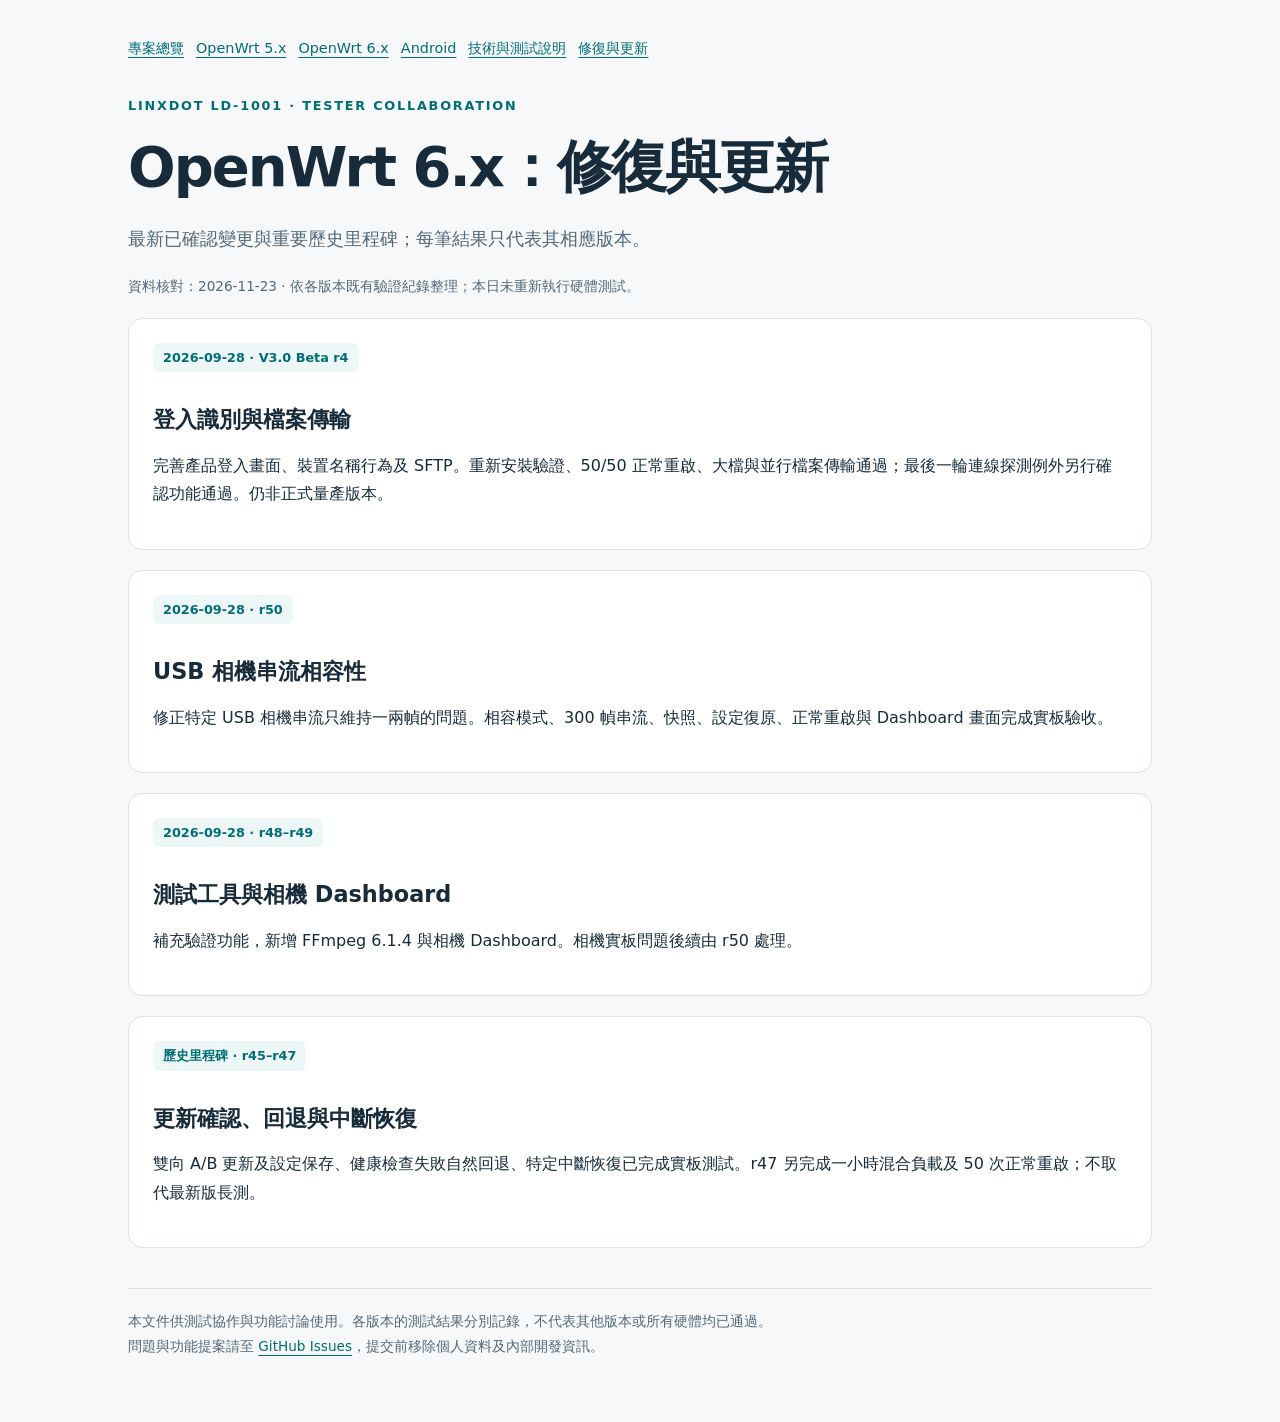
<file: openwrt-6.x/updates.html>
<!doctype html>
<html lang="zh-Hant"><head><meta charset="utf-8"><meta name="viewport" content="width=device-width,initial-scale=1"><meta name="description" content="最新已確認變更與重要歷史里程碑；每筆結果只代表其相應版本。"><title>OpenWrt 6.x：修復與更新 | LD-1001 BSP</title><link rel="stylesheet" href="../assets/style.css"></head><body><main><nav aria-label="文件導覽"><a href="../index.html">專案總覽</a><a href="../openwrt-5.x/index.html">OpenWrt 5.x</a><a href="../openwrt-6.x/index.html">OpenWrt 6.x</a><a href="../android/index.html">Android</a><a href="technical.html">技術與測試說明</a><a href="updates.html">修復與更新</a></nav><header><div class="eyebrow">LINXDOT LD-1001 · TESTER COLLABORATION</div><h1>OpenWrt 6.x：修復與更新</h1><p class="lead">最新已確認變更與重要歷史里程碑；每筆結果只代表其相應版本。</p><p class="meta">資料核對：2026-11-23 · 依各版本既有驗證紀錄整理；本日未重新執行硬體測試。</p></header><section><span class="badge">2026-09-28 · V3.0 Beta r4</span><h2>登入識別與檔案傳輸</h2><p>完善產品登入畫面、裝置名稱行為及 SFTP。重新安裝驗證、50/50 正常重啟、大檔與並行檔案傳輸通過；最後一輪連線探測例外另行確認功能通過。仍非正式量產版本。</p></section><section><span class="badge">2026-09-28 · r50</span><h2>USB 相機串流相容性</h2><p>修正特定 USB 相機串流只維持一兩幀的問題。相容模式、300 幀串流、快照、設定復原、正常重啟與 Dashboard 畫面完成實板驗收。</p></section><section><span class="badge">2026-09-28 · r48–r49</span><h2>測試工具與相機 Dashboard</h2><p>補充驗證功能，新增 FFmpeg 6.1.4 與相機 Dashboard。相機實板問題後續由 r50 處理。</p></section><section><span class="badge">歷史里程碑 · r45–r47</span><h2>更新確認、回退與中斷恢復</h2><p>雙向 A/B 更新及設定保存、健康檢查失敗自然回退、特定中斷恢復已完成實板測試。r47 另完成一小時混合負載及 50 次正常重啟；不取代最新版長測。</p></section><footer>本文件供測試協作與功能討論使用。各版本的測試結果分別記錄，不代表其他版本或所有硬體均已通過。<br>問題與功能提案請至 <a href="https://github.com/louischuang/linxdot-LD1001-BSP-IssueTracker/issues">GitHub Issues</a>，提交前移除個人資料及內部開發資訊。</footer></main></body></html>
</file>
<file: assets/style.css>
:root{color-scheme:light;--ink:#172b3a;--muted:#536878;--line:#d9e3e8;--accent:#006d77;--soft:#eef7f7}*{box-sizing:border-box}body{margin:0;background:#f6f8fa;color:var(--ink);font:16px/1.8 system-ui,-apple-system,"Noto Sans TC",sans-serif}main{max-width:1080px;margin:auto;padding:36px 28px 64px}nav{display:flex;gap:12px;flex-wrap:wrap;font-size:.9rem;margin-bottom:32px}a{color:var(--accent);text-underline-offset:4px}a:focus-visible{outline:3px solid #ce7600;outline-offset:4px}.eyebrow{font-size:.8rem;font-weight:700;letter-spacing:.14em;color:var(--accent)}h1{font-size:clamp(2rem,5vw,3.5rem);line-height:1.2;letter-spacing:-.035em;margin:16px 0 22px}h2{font-size:1.4rem;line-height:1.4;margin:32px 0 14px}h3{font-size:1.1rem}.lead{font-size:1.15rem;color:var(--muted);max-width:780px}.meta,footer{color:var(--muted);font-size:.85rem}.grid{display:grid;grid-template-columns:repeat(auto-fit,minmax(240px,1fr));gap:18px;margin:28px 0}.card,section{background:white;border:1px solid var(--line);border-radius:14px;padding:24px;margin:20px 0}.card{margin:0;border-top:4px solid var(--accent)}.badge{display:inline-block;background:var(--soft);color:var(--accent);padding:3px 10px;border-radius:7px;font-size:.8rem;font-weight:700}.notice{border-left:4px solid #b77810;background:#fff6df;padding:18px 22px;border-radius:6px;margin:26px 0}.table-wrap{overflow-x:auto}table{width:100%;border-collapse:collapse;font-size:.94rem}th,td{text-align:left;vertical-align:top;padding:14px 12px;border-bottom:1px solid var(--line)}th{background:var(--soft)}code{overflow-wrap:anywhere;background:#eef2f4;padding:2px 5px;border-radius:4px}li{margin:7px 0}footer{margin-top:40px;padding-top:20px;border-top:1px solid var(--line)}@media(max-width:600px){main{padding:24px 18px}section,.card{padding:18px}th,td{padding:10px 8px}}@media print{body{background:white}main{max-width:none;padding:0}nav{display:none}.card,section{break-inside:avoid}a{color:inherit}}
</file>
